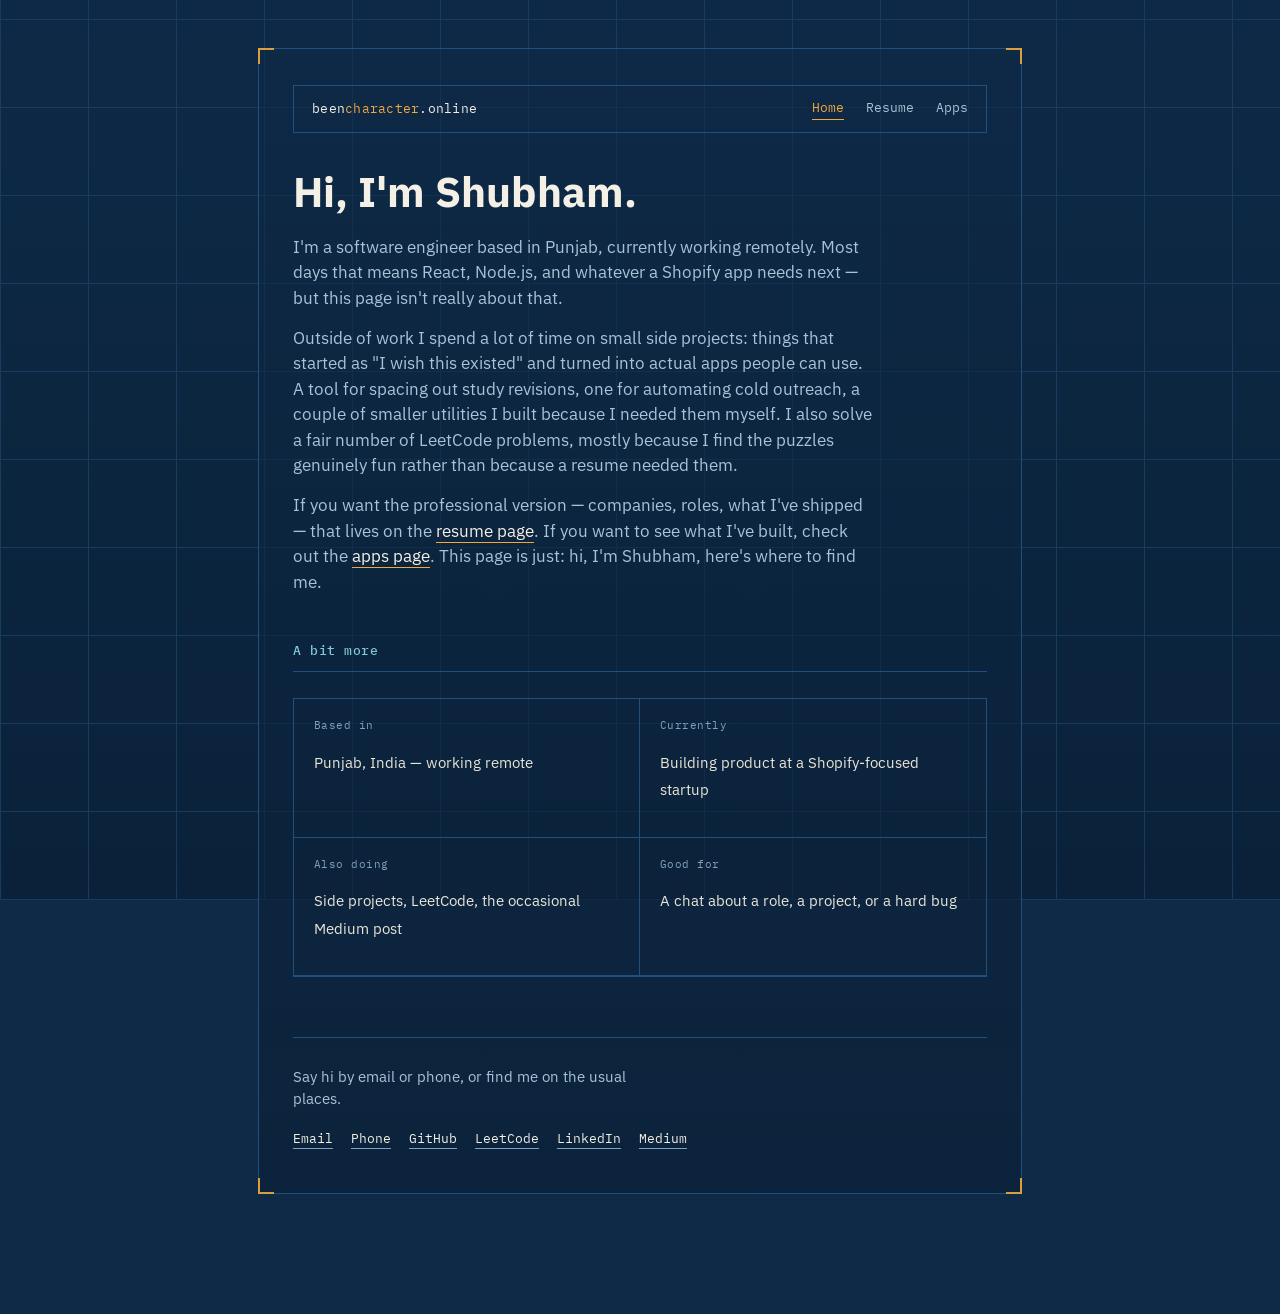
<file: index.html>
<!DOCTYPE html>
<html lang="en">
<head>
<meta charset="UTF-8">
<meta name="viewport" content="width=device-width, initial-scale=1.0">
<title>Shubham Pal</title>
<meta name="description" content="Shubham Pal — software engineer, builder of small useful things.">
<link rel="preconnect" href="https://fonts.googleapis.com">
<link rel="preconnect" href="https://fonts.gstatic.com" crossorigin>
<link href="https://fonts.googleapis.com/css2?family=IBM+Plex+Mono:wght@400;500;600&family=IBM+Plex+Sans:wght@400;500;600;700&display=swap" rel="stylesheet">
<link rel="stylesheet" href="styles.css">
</head>
<body>
<div class="grid-bg" aria-hidden="true"></div>

<div class="sheet">
  <div class="frame">
    <span class="corner corner-tl"></span>
    <span class="corner corner-tr"></span>
    <span class="corner corner-bl"></span>
    <span class="corner corner-br"></span>

    <nav class="sitenav">
      <a class="brand" href="/">been<span>character</span>.online</a>
      <div class="links">
        <a class="current" href="/">Home</a>
        <a href="/resume.html">Resume</a>
        <a href="/apps.html">Apps</a>
      </div>
    </nav>

    <div class="hero">
      <h1>Hi, I'm Shubham.</h1>
      <p>I'm a software engineer based in Punjab, currently working remotely.
      Most days that means React, Node.js, and whatever a Shopify app needs next —
      but this page isn't really about that.</p>
      <p>Outside of work I spend a lot of time on small side projects: things that
      started as "I wish this existed" and turned into actual apps people can use.
      A tool for spacing out study revisions, one for automating cold outreach,
      a couple of smaller utilities I built because I needed them myself. I also
      solve a fair number of LeetCode problems, mostly because I find the puzzles
      genuinely fun rather than because a resume needed them.</p>
      <p>If you want the professional version — companies, roles, what I've shipped —
      that lives on the <a href="/resume.html" style="color:var(--paper); border-bottom:1px solid var(--amber); text-decoration:none;">resume page</a>.
      If you want to see what I've built, check out the <a href="/apps.html" style="color:var(--paper); border-bottom:1px solid var(--amber); text-decoration:none;">apps page</a>.
      This page is just: hi, I'm Shubham, here's where to find me.</p>
    </div>

    <section id="about">
      <h2 class="section-title">A bit more</h2>
      <div class="legend">
        <div class="legend-cell">
          <p class="legend-title">Based in</p>
          <p class="legend-items">Punjab, India — working remote</p>
        </div>
        <div class="legend-cell">
          <p class="legend-title">Currently</p>
          <p class="legend-items">Building product at a Shopify-focused startup</p>
        </div>
        <div class="legend-cell">
          <p class="legend-title">Also doing</p>
          <p class="legend-items">Side projects, LeetCode, the occasional Medium post</p>
        </div>
        <div class="legend-cell">
          <p class="legend-title">Good for</p>
          <p class="legend-items">A chat about a role, a project, or a hard bug</p>
        </div>
      </div>
    </section>

    <footer>
      <p>Say hi by email or phone, or find me on the usual places.</p>
      <div class="foot-links">
        <a href="mailto:shubhampalatwork@gmail.com">Email</a>
        <a href="tel:+919780029130">Phone</a>
        <a href="https://github.com/beincharacter">GitHub</a>
        <a href="https://leetcode.com/beincharacter">LeetCode</a>
        <a href="https://linkedin.com/in/beincharacter">LinkedIn</a>
        <a href="https://medium.com/@beincharacter">Medium</a>
      </div>
    </footer>

  </div>
</div>

</body>
</html>
</file>
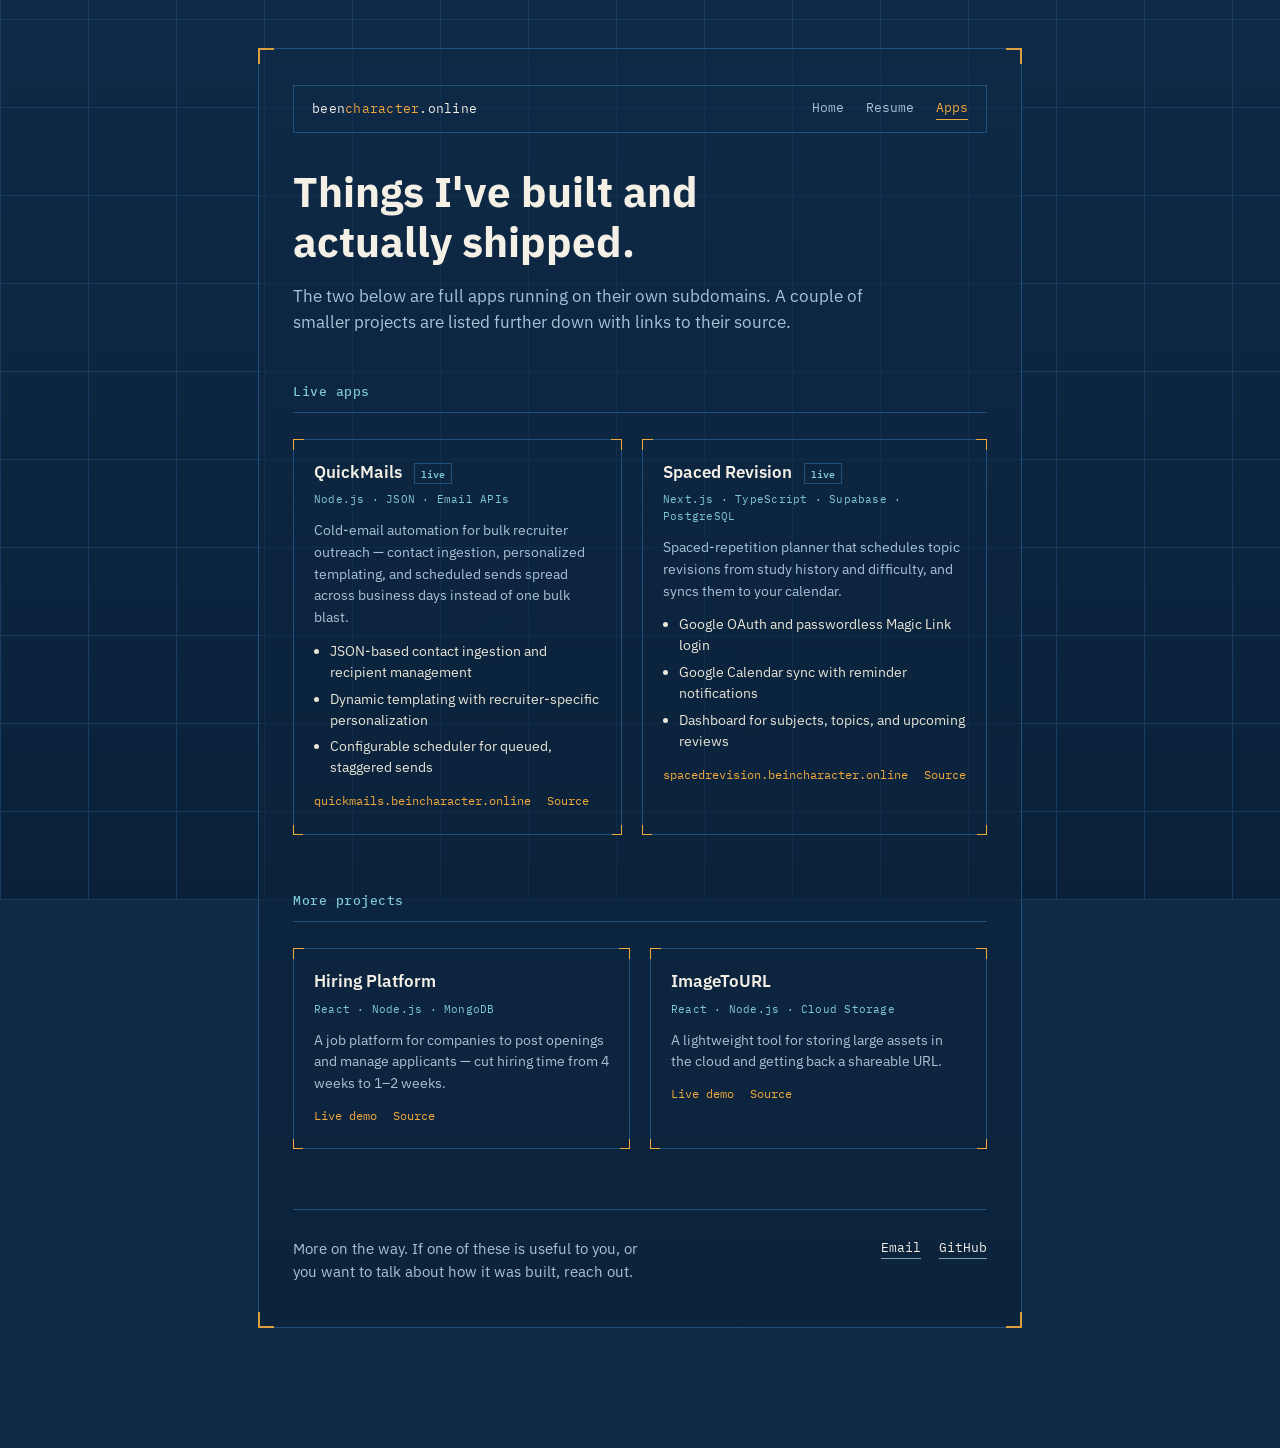
<file: apps.html>
<!DOCTYPE html>
<html lang="en">
<head>
<meta charset="UTF-8">
<meta name="viewport" content="width=device-width, initial-scale=1.0">
<title>Apps — Shubham Pal</title>
<meta name="description" content="Apps built by Shubham Pal.">
<link rel="preconnect" href="https://fonts.googleapis.com">
<link rel="preconnect" href="https://fonts.gstatic.com" crossorigin>
<link href="https://fonts.googleapis.com/css2?family=IBM+Plex+Mono:wght@400;500;600&family=IBM+Plex+Sans:wght@400;500;600;700&display=swap" rel="stylesheet">
<link rel="stylesheet" href="styles.css">
</head>
<body>
<div class="grid-bg" aria-hidden="true"></div>

<div class="sheet">
  <div class="frame">
    <span class="corner corner-tl"></span>
    <span class="corner corner-tr"></span>
    <span class="corner corner-bl"></span>
    <span class="corner corner-br"></span>

    <nav class="sitenav">
      <a class="brand" href="/">been<span>character</span>.online</a>
      <div class="links">
        <a href="/">Home</a>
        <a href="/resume.html">Resume</a>
        <a class="current" href="/apps.html">Apps</a>
      </div>
    </nav>

    <div class="hero">
      <h1>Things I've built and actually shipped.</h1>
      <p>The two below are full apps running on their own subdomains. A couple
      of smaller projects are listed further down with links to their source.</p>
    </div>

    <section id="live-apps">
      <h2 class="section-title">Live apps</h2>
      <div class="spec-grid">

        <div class="spec">
          <span class="sc-b"></span><span class="sc-c"></span>
          <p class="spec-name">QuickMails <span class="spec-live">live</span></p>
          <p class="spec-stack">Node.js · JSON · Email APIs</p>
          <p class="spec-desc">Cold-email automation for bulk recruiter outreach —
          contact ingestion, personalized templating, and scheduled sends spread
          across business days instead of one bulk blast.</p>
          <ul>
            <li>JSON-based contact ingestion and recipient management</li>
            <li>Dynamic templating with recruiter-specific personalization</li>
            <li>Configurable scheduler for queued, staggered sends</li>
          </ul>
          <div class="spec-links">
            <a href="https://quickmails.beincharacter.online">quickmails.beincharacter.online</a>
            <a href="https://github.com/beincharacter/quickmails">Source</a>
          </div>
        </div>

        <div class="spec">
          <span class="sc-b"></span><span class="sc-c"></span>
          <p class="spec-name">Spaced Revision <span class="spec-live">live</span></p>
          <p class="spec-stack">Next.js · TypeScript · Supabase · PostgreSQL</p>
          <p class="spec-desc">Spaced-repetition planner that schedules topic
          revisions from study history and difficulty, and syncs them to your
          calendar.</p>
          <ul>
            <li>Google OAuth and passwordless Magic Link login</li>
            <li>Google Calendar sync with reminder notifications</li>
            <li>Dashboard for subjects, topics, and upcoming reviews</li>
          </ul>
          <div class="spec-links">
            <a href="https://spacedrevision.beincharacter.online">spacedrevision.beincharacter.online</a>
            <a href="https://github.com/beincharacter/spaced-revision">Source</a>
          </div>
        </div>

      </div>
    </section>

    <section id="more-projects">
      <h2 class="section-title">More projects</h2>
      <div class="spec-grid">

        <div class="spec">
          <span class="sc-b"></span><span class="sc-c"></span>
          <p class="spec-name">Hiring Platform</p>
          <p class="spec-stack">React · Node.js · MongoDB</p>
          <p class="spec-desc">A job platform for companies to post openings and
          manage applicants — cut hiring time from 4 weeks to 1–2 weeks.</p>
          <div class="spec-links">
            <a href="#">Live demo</a>
            <a href="#">Source</a>
          </div>
        </div>

        <div class="spec">
          <span class="sc-b"></span><span class="sc-c"></span>
          <p class="spec-name">ImageToURL</p>
          <p class="spec-stack">React · Node.js · Cloud Storage</p>
          <p class="spec-desc">A lightweight tool for storing large assets in the
          cloud and getting back a shareable URL.</p>
          <div class="spec-links">
            <a href="#">Live demo</a>
            <a href="#">Source</a>
          </div>
        </div>

      </div>
    </section>

    <footer>
      <p>More on the way. If one of these is useful to you, or you want to talk
      about how it was built, reach out.</p>
      <div class="foot-links">
        <a href="mailto:shubhampalatwork@gmail.com">Email</a>
        <a href="https://github.com/beincharacter">GitHub</a>
      </div>
    </footer>

  </div>
</div>

</body>
</html>
</file>
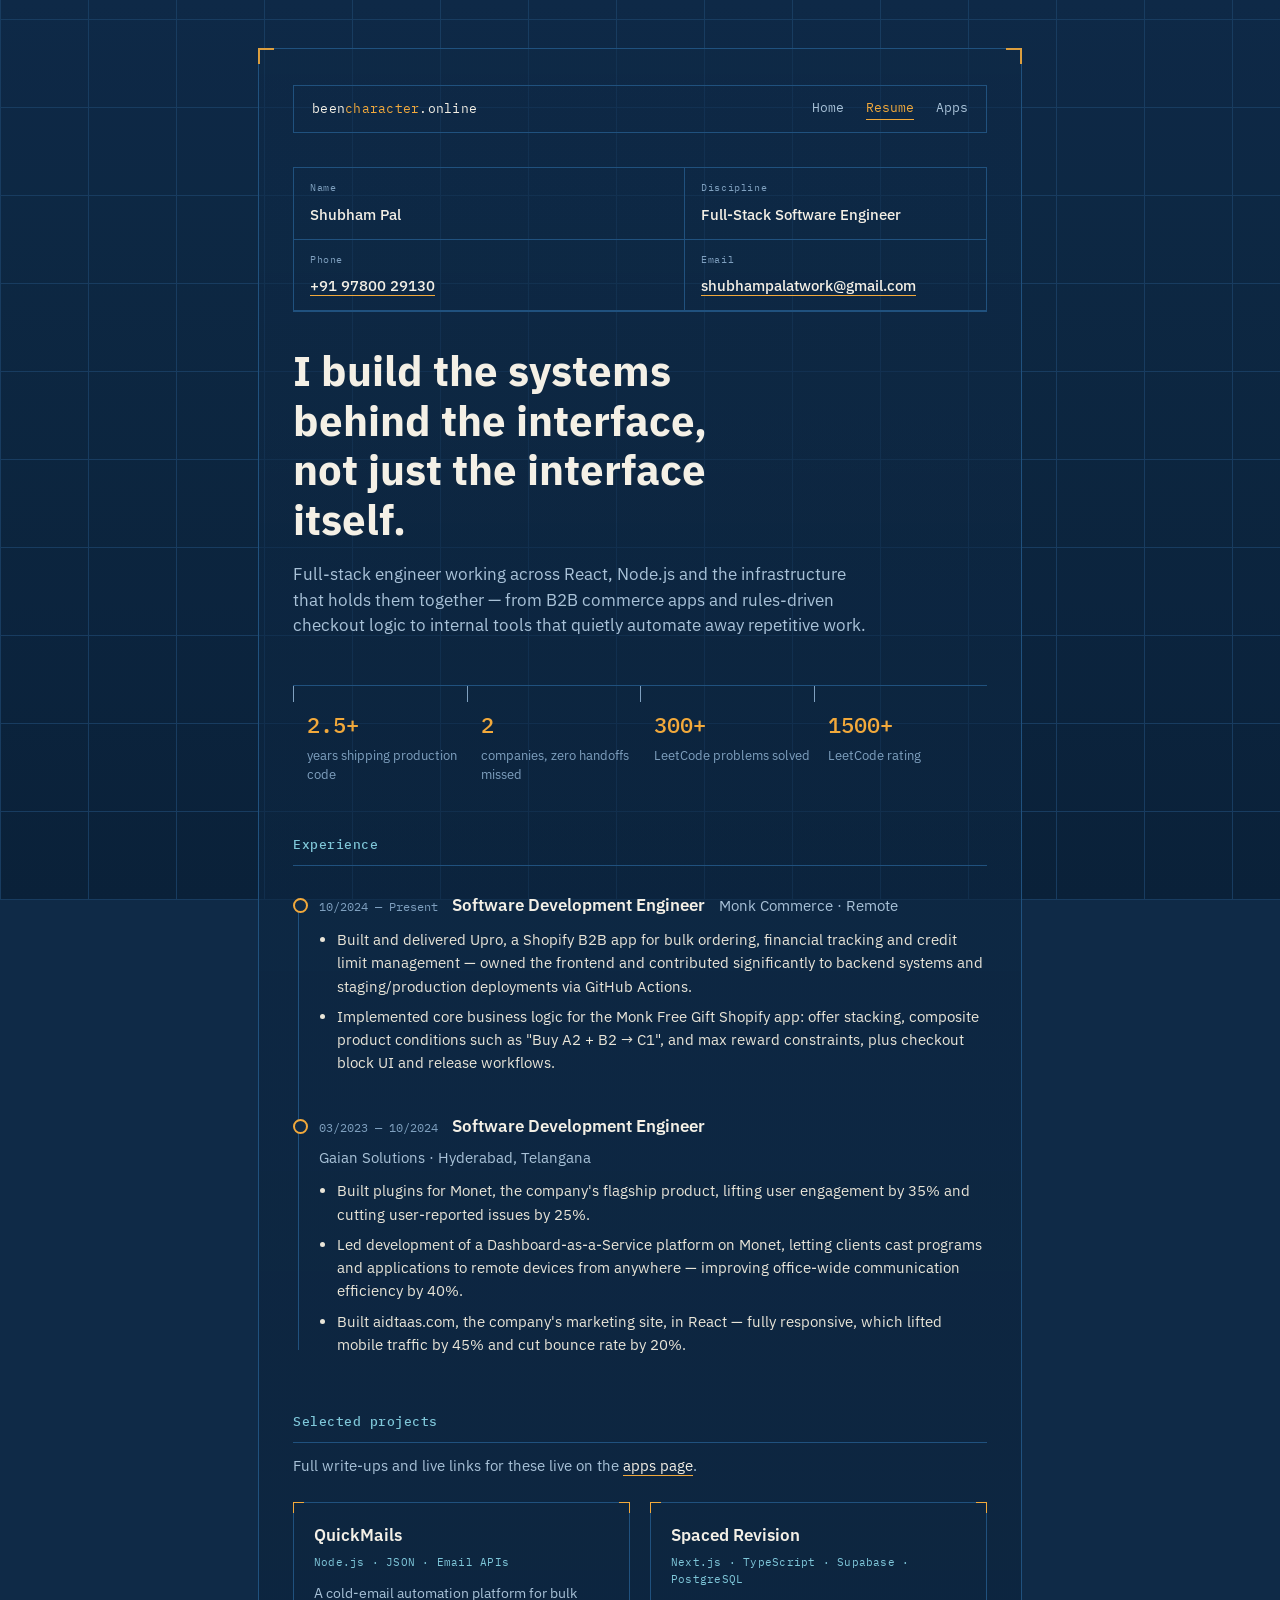
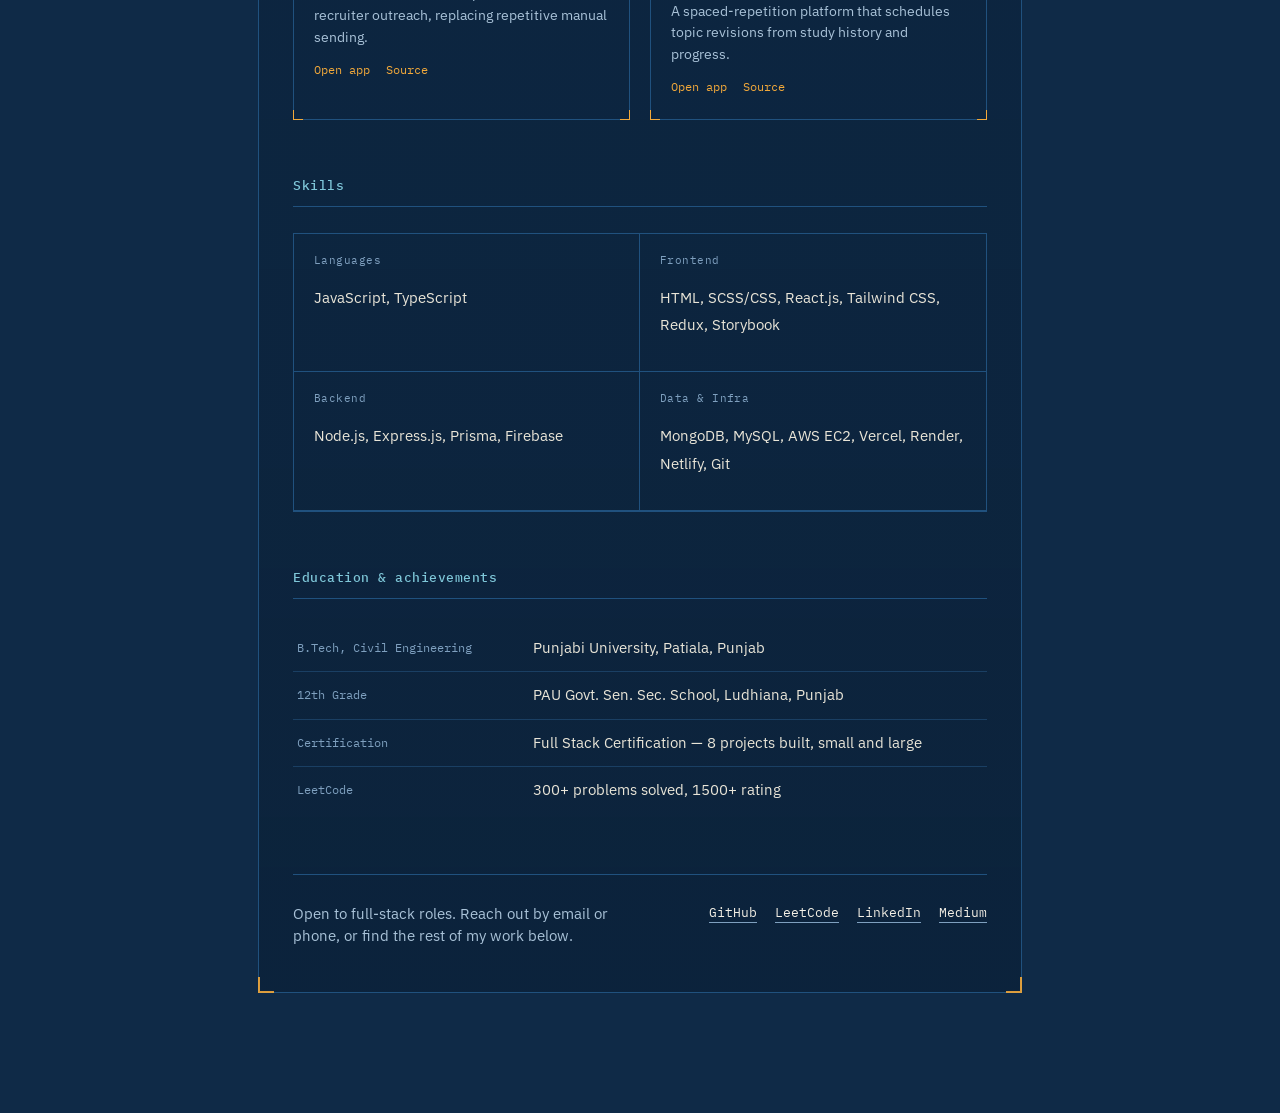
<file: resume.html>
<!DOCTYPE html>
<html lang="en">
<head>
<meta charset="UTF-8">
<meta name="viewport" content="width=device-width, initial-scale=1.0">
<title>Resume — Shubham Pal</title>
<meta name="description" content="Shubham Pal, full-stack software engineer. Experience, projects, and skills.">
<link rel="preconnect" href="https://fonts.googleapis.com">
<link rel="preconnect" href="https://fonts.gstatic.com" crossorigin>
<link href="https://fonts.googleapis.com/css2?family=IBM+Plex+Mono:wght@400;500;600&family=IBM+Plex+Sans:wght@400;500;600;700&display=swap" rel="stylesheet">
<link rel="stylesheet" href="styles.css">
</head>
<body>
<div class="grid-bg" aria-hidden="true"></div>

<div class="sheet">
  <div class="frame">
    <span class="corner corner-tl"></span>
    <span class="corner corner-tr"></span>
    <span class="corner corner-bl"></span>
    <span class="corner corner-br"></span>

    <nav class="sitenav">
      <a class="brand" href="/">been<span>character</span>.online</a>
      <div class="links">
        <a href="/">Home</a>
        <a class="current" href="/resume.html">Resume</a>
        <a href="/apps.html">Apps</a>
      </div>
    </nav>

    <div class="titleblock">
      <div class="tb-cell">
        <span class="tb-label">Name</span>
        <span class="tb-value">Shubham Pal</span>
      </div>
      <div class="tb-cell">
        <span class="tb-label">Discipline</span>
        <span class="tb-value">Full-Stack Software Engineer</span>
      </div>
      <div class="tb-cell">
        <span class="tb-label">Phone</span>
        <span class="tb-value"><a href="tel:+919780029130">+91 97800 29130</a></span>
      </div>
      <div class="tb-cell">
        <span class="tb-label">Email</span>
        <span class="tb-value"><a href="mailto:shubhampalatwork@gmail.com">shubhampalatwork@gmail.com</a></span>
      </div>
    </div>

    <div class="hero">
      <h1>I build the systems behind the interface, not just the interface itself.</h1>
      <p>Full-stack engineer working across React, Node.js and the infrastructure that
      holds them together — from B2B commerce apps and rules-driven checkout logic
      to internal tools that quietly automate away repetitive work.</p>
    </div>

    <div class="dim-strip">
      <div class="dim-tick"><span class="dim-num">2.5+</span><span class="dim-label">years shipping production code</span></div>
      <div class="dim-tick"><span class="dim-num">2</span><span class="dim-label">companies, zero handoffs missed</span></div>
      <div class="dim-tick"><span class="dim-num">300+</span><span class="dim-label">LeetCode problems solved</span></div>
      <div class="dim-tick"><span class="dim-num">1500+</span><span class="dim-label">LeetCode rating</span></div>
    </div>

    <section id="experience">
      <h2 class="section-title">Experience</h2>
      <div class="log">

        <div class="log-entry">
          <div class="log-meta">
            <span class="log-date">10/2024 — Present</span>
            <span class="log-role">Software Development Engineer</span>
            <span class="log-org">Monk Commerce · Remote</span>
          </div>
          <ul>
            <li>Built and delivered Upro, a Shopify B2B app for bulk ordering, financial
            tracking and credit limit management — owned the frontend and contributed
            significantly to backend systems and staging/production deployments via
            GitHub Actions.</li>
            <li>Implemented core business logic for the Monk Free Gift Shopify app:
            offer stacking, composite product conditions such as "Buy A2 + B2 → C1",
            and max reward constraints, plus checkout block UI and release workflows.</li>
          </ul>
        </div>

        <div class="log-entry">
          <div class="log-meta">
            <span class="log-date">03/2023 — 10/2024</span>
            <span class="log-role">Software Development Engineer</span>
            <span class="log-org">Gaian Solutions · Hyderabad, Telangana</span>
          </div>
          <ul>
            <li>Built plugins for Monet, the company's flagship product, lifting user
            engagement by 35% and cutting user-reported issues by 25%.</li>
            <li>Led development of a Dashboard-as-a-Service platform on Monet, letting
            clients cast programs and applications to remote devices from anywhere —
            improving office-wide communication efficiency by 40%.</li>
            <li>Built aidtaas.com, the company's marketing site, in React — fully
            responsive, which lifted mobile traffic by 45% and cut bounce rate by 20%.</li>
          </ul>
        </div>

      </div>
    </section>

    <section id="projects">
      <h2 class="section-title">Selected projects</h2>
      <p style="font-size:14.5px; color:var(--ink-dim); margin:-14px 0 24px;">
        Full write-ups and live links for these live on the
        <a href="/apps.html" style="color:var(--paper); border-bottom:1px solid var(--amber); text-decoration:none;">apps page</a>.
      </p>
      <div class="spec-grid">

        <div class="spec">
          <span class="sc-b"></span><span class="sc-c"></span>
          <p class="spec-name">QuickMails</p>
          <p class="spec-stack">Node.js · JSON · Email APIs</p>
          <p class="spec-desc">A cold-email automation platform for bulk recruiter
          outreach, replacing repetitive manual sending.</p>
          <div class="spec-links">
            <a href="https://quickmails.beincharacter.online">Open app</a>
            <a href="https://github.com/beincharacter/quickmails">Source</a>
          </div>
        </div>

        <div class="spec">
          <span class="sc-b"></span><span class="sc-c"></span>
          <p class="spec-name">Spaced Revision</p>
          <p class="spec-stack">Next.js · TypeScript · Supabase · PostgreSQL</p>
          <p class="spec-desc">A spaced-repetition platform that schedules topic
          revisions from study history and progress.</p>
          <div class="spec-links">
            <a href="https://spacedrevision.beincharacter.online">Open app</a>
            <a href="https://github.com/beincharacter/spaced-revision">Source</a>
          </div>
        </div>

      </div>
    </section>

    <section id="skills">
      <h2 class="section-title">Skills</h2>
      <div class="legend">
        <div class="legend-cell">
          <p class="legend-title">Languages</p>
          <p class="legend-items">JavaScript, TypeScript</p>
        </div>
        <div class="legend-cell">
          <p class="legend-title">Frontend</p>
          <p class="legend-items">HTML, SCSS/CSS, React.js, Tailwind CSS, Redux, Storybook</p>
        </div>
        <div class="legend-cell">
          <p class="legend-title">Backend</p>
          <p class="legend-items">Node.js, Express.js, Prisma, Firebase</p>
        </div>
        <div class="legend-cell">
          <p class="legend-title">Data &amp; Infra</p>
          <p class="legend-items">MongoDB, MySQL, AWS EC2, Vercel, Render, Netlify, Git</p>
        </div>
      </div>
    </section>

    <section id="education">
      <h2 class="section-title">Education &amp; achievements</h2>
      <table class="edu-table">
        <tr><td>B.Tech, Civil Engineering</td><td>Punjabi University, Patiala, Punjab</td></tr>
        <tr><td>12th Grade</td><td>PAU Govt. Sen. Sec. School, Ludhiana, Punjab</td></tr>
        <tr><td>Certification</td><td>Full Stack Certification — 8 projects built, small and large</td></tr>
        <tr><td>LeetCode</td><td>300+ problems solved, 1500+ rating</td></tr>
      </table>
    </section>

    <footer>
      <p>Open to full-stack roles. Reach out by email or phone, or find the rest of
      my work below.</p>
      <div class="foot-links">
        <a href="https://github.com/beincharacter">GitHub</a>
        <a href="https://leetcode.com/beincharacter">LeetCode</a>
        <a href="https://linkedin.com/in/beincharacter">LinkedIn</a>
        <a href="https://medium.com/@beincharacter">Medium</a>
      </div>
    </footer>

  </div>
</div>

</body>
</html>
</file>
<file: styles.css>
:root{
  --bg:#0f2a47;
  --bg-deep:#0b2138;
  --line:#20517e;
  --line-soft:#1a3f63;
  --paper:#f4f0e6;
  --ink:#e9e5d8;
  --ink-dim:#a9c2d8;
  --muted:#7fa0bf;
  --amber:#f2a93b;
  --cyan:#7fc7d9;
  --mono:'IBM Plex Mono', ui-monospace, monospace;
  --sans:'IBM Plex Sans', system-ui, sans-serif;
}

*{box-sizing:border-box;}
html{scroll-behavior:smooth;}
body{
  margin:0;
  background:var(--bg);
  color:var(--ink);
  font-family:var(--sans);
  line-height:1.55;
  -webkit-font-smoothing:antialiased;
}
@media (prefers-reduced-motion:reduce){
  html{scroll-behavior:auto;}
  *{animation-duration:0.001ms !important; transition-duration:0.001ms !important;}
}

.grid-bg{
  position:fixed; inset:0; z-index:0; pointer-events:none;
  background-color:var(--bg-deep);
  background-image:
    repeating-linear-gradient(0deg, var(--line-soft) 0 1px, transparent 1px 88px),
    repeating-linear-gradient(90deg, var(--line-soft) 0 1px, transparent 1px 88px),
    linear-gradient(180deg, var(--bg) 0%, var(--bg-deep) 100%);
  opacity:0.9;
}

.sheet{
  position:relative; z-index:1;
  max-width:820px;
  margin:48px auto 120px;
  padding:0 28px;
}

.frame{
  position:relative;
  border:1px solid var(--line);
  padding:36px 34px 44px;
  background:linear-gradient(180deg, rgba(15,42,71,0.55), rgba(11,33,56,0.75));
}
.corner{position:absolute; width:16px; height:16px; opacity:0.9;}
.corner::before,.corner::after{content:"";position:absolute;background:var(--amber);}
.corner-tl{top:-1px; left:-1px;}
.corner-tr{top:-1px; right:-1px; transform:scaleX(-1);}
.corner-bl{bottom:-1px; left:-1px; transform:scaleY(-1);}
.corner-br{bottom:-1px; right:-1px; transform:scale(-1,-1);}
.corner::before{width:16px; height:2px; top:0; left:0;}
.corner::after{width:2px; height:16px; top:0; left:0;}

/* top nav, styled as part of the title block */
.sitenav{
  display:flex; justify-content:space-between; align-items:center;
  border:1px solid var(--line); margin-bottom:34px;
  padding:12px 18px;
}
.sitenav .brand{
  font-family:var(--mono); font-size:13px; color:var(--paper);
  text-decoration:none; letter-spacing:0.02em;
}
.sitenav .brand span{color:var(--amber);}
.sitenav .links{display:flex; gap:22px;}
.sitenav .links a{
  font-family:var(--mono); font-size:12.5px; color:var(--ink-dim);
  text-decoration:none; padding-bottom:2px; border-bottom:1px solid transparent;
}
.sitenav .links a:hover{color:var(--paper); border-bottom-color:var(--muted);}
.sitenav .links a.current{color:var(--amber); border-bottom-color:var(--amber);}

.titleblock{
  display:grid;
  grid-template-columns:1.3fr 1fr;
  gap:0;
  border:1px solid var(--line);
  margin-bottom:34px;
}
.tb-cell{
  padding:12px 16px;
  border-right:1px solid var(--line);
  border-bottom:1px solid var(--line);
}
.titleblock .tb-cell:nth-child(2n){border-right:none;}
.tb-label{
  display:block; font-family:var(--mono); font-size:10px;
  letter-spacing:0.06em; color:var(--muted); margin-bottom:6px;
}
.tb-value{font-size:15px; color:var(--paper); font-weight:500;}
.tb-value a{color:var(--paper); text-decoration:none; border-bottom:1px solid var(--amber);}
.tb-value a:hover{color:var(--amber);}

.hero{margin:8px 0 46px;}
.hero h1{
  font-family:var(--sans); font-weight:700;
  font-size:clamp(28px, 4.6vw, 42px); line-height:1.18;
  color:var(--paper); margin:0 0 18px; max-width:17ch;
}
.hero p{font-size:16.5px; color:var(--ink-dim); max-width:58ch; margin:0 0 14px;}
.hero p:last-child{margin-bottom:0;}

.dim-strip{
  position:relative; display:flex; justify-content:space-between;
  margin:46px 0 50px; padding-top:22px; border-top:1px solid var(--line);
}
.dim-tick{position:relative; padding-left:14px; flex:1;}
.dim-tick::before{
  content:""; position:absolute; left:0; top:-22px; width:1px; height:16px;
  background:var(--muted);
}
.dim-num{display:block; font-family:var(--mono); font-size:22px; color:var(--amber); font-weight:500;}
.dim-label{display:block; font-size:12.5px; color:var(--muted); margin-top:4px;}

h2.section-title{
  font-family:var(--mono); font-size:13px; letter-spacing:0.04em;
  color:var(--cyan); font-weight:500; margin:0 0 26px;
  padding-bottom:10px; border-bottom:1px solid var(--line);
}
section{margin-bottom:56px;}

/* experience — build log */
.log{position:relative; padding-left:26px;}
.log::before{
  content:""; position:absolute; left:5px; top:6px; bottom:6px; width:1px;
  background:var(--line);
}
.log-entry{position:relative; margin-bottom:38px;}
.log-entry:last-child{margin-bottom:0;}
.log-entry::before{
  content:""; position:absolute; left:-26px; top:6px; width:11px; height:11px;
  background:var(--bg); border:2px solid var(--amber); border-radius:50%;
}
.log-meta{display:flex; flex-wrap:wrap; gap:8px 14px; align-items:baseline; margin-bottom:6px;}
.log-date{font-family:var(--mono); font-size:12px; color:var(--muted);}
.log-role{font-size:17px; color:var(--paper); font-weight:600;}
.log-org{font-size:14.5px; color:var(--ink-dim);}
.log ul{margin:10px 0 0; padding-left:18px;}
.log li{margin-bottom:7px; font-size:15px; color:var(--ink);}

/* spec sheets — used for projects and apps */
.spec-grid{display:grid; grid-template-columns:1fr 1fr; gap:20px;}
.spec{position:relative; border:1px solid var(--line); padding:20px 20px 22px;}
.spec::before,.spec::after,.spec .sc-b,.spec .sc-c{content:""; position:absolute; width:10px; height:10px;}
.spec::before{top:-1px; left:-1px; border-top:1px solid var(--amber); border-left:1px solid var(--amber);}
.spec::after{top:-1px; right:-1px; border-top:1px solid var(--amber); border-right:1px solid var(--amber);}
.spec .sc-b{bottom:-1px; left:-1px; border-bottom:1px solid var(--amber); border-left:1px solid var(--amber);}
.spec .sc-c{bottom:-1px; right:-1px; border-bottom:1px solid var(--amber); border-right:1px solid var(--amber);}
.spec-name{font-size:16.5px; color:var(--paper); font-weight:600; margin:0 0 6px;}
.spec-stack{font-family:var(--mono); font-size:11px; color:var(--cyan); margin:0 0 12px; letter-spacing:0.02em;}
.spec p.spec-desc{font-size:14px; color:var(--ink-dim); margin:0 0 12px;}
.spec ul{margin:0 0 14px; padding-left:16px;}
.spec li{font-size:13.5px; color:var(--ink); margin-bottom:6px;}
.spec-links{display:flex; gap:16px; font-family:var(--mono); font-size:12px;}
.spec-links a{color:var(--amber); text-decoration:none; border-bottom:1px solid transparent;}
.spec-links a:hover{border-bottom-color:var(--amber);}
.spec-live{
  display:inline-block; margin-left:8px; font-family:var(--mono); font-size:10px;
  color:var(--cyan); border:1px solid var(--line); padding:2px 6px;
}

/* skills — schematic legend */
.legend{display:grid; grid-template-columns:repeat(2, 1fr); border:1px solid var(--line);}
.legend-cell{padding:18px 20px; border-right:1px solid var(--line); border-bottom:1px solid var(--line);}
.legend-cell:nth-child(2n){border-right:none;}
.legend-title{font-family:var(--mono); font-size:11px; color:var(--muted); letter-spacing:0.04em; margin:0 0 10px;}
.legend-items{font-size:14.5px; color:var(--ink); line-height:1.9;}

/* education */
.edu-table{width:100%; border-collapse:collapse; font-size:14.5px;}
.edu-table tr{border-bottom:1px solid var(--line-soft);}
.edu-table tr:last-child{border-bottom:none;}
.edu-table td{padding:12px 4px; color:var(--ink);}
.edu-table td:first-child{color:var(--muted); font-family:var(--mono); font-size:12px; width:34%;}

footer{
  margin-top:60px; padding-top:28px; border-top:1px solid var(--line);
  display:flex; flex-wrap:wrap; justify-content:space-between; gap:18px;
}
footer p{margin:0; font-size:14.5px; color:var(--ink-dim); max-width:40ch;}
.foot-links{display:flex; gap:18px; flex-wrap:wrap; align-content:flex-start;}
.foot-links a{
  font-family:var(--mono); font-size:12.5px; color:var(--paper);
  text-decoration:none; border-bottom:1px solid var(--muted);
}
.foot-links a:hover{color:var(--amber); border-bottom-color:var(--amber);}

@media (max-width:640px){
  .sheet{margin:24px auto 80px; padding:0 14px;}
  .frame{padding:26px 18px 32px;}
  .sitenav{flex-direction:column; align-items:flex-start; gap:10px;}
  .sitenav .links{gap:16px; flex-wrap:wrap;}
  .titleblock{grid-template-columns:1fr;}
  .titleblock .tb-cell{border-right:none;}
  .dim-strip{flex-wrap:wrap; row-gap:24px;}
  .dim-tick{flex:0 0 45%;}
  .spec-grid{grid-template-columns:1fr;}
  .legend{grid-template-columns:1fr;}
  .legend-cell{border-right:none;}
}
</file>
